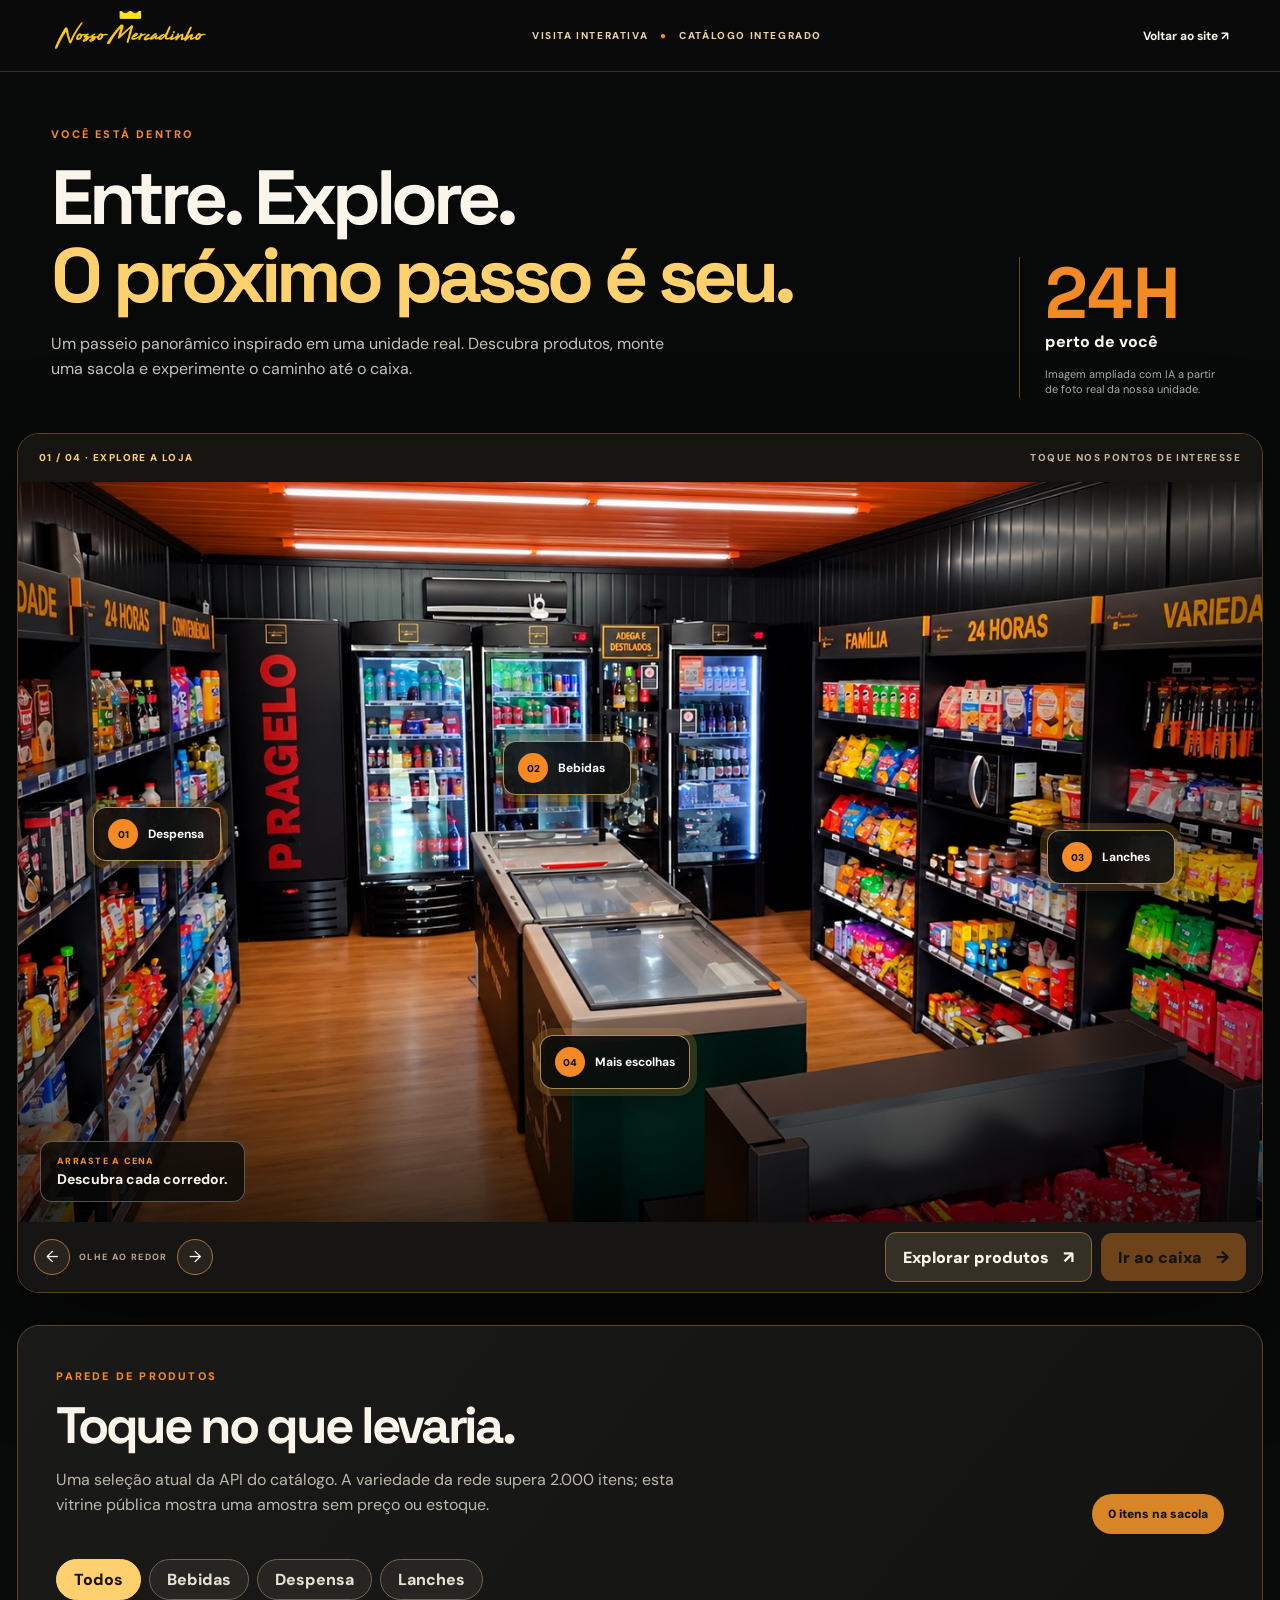
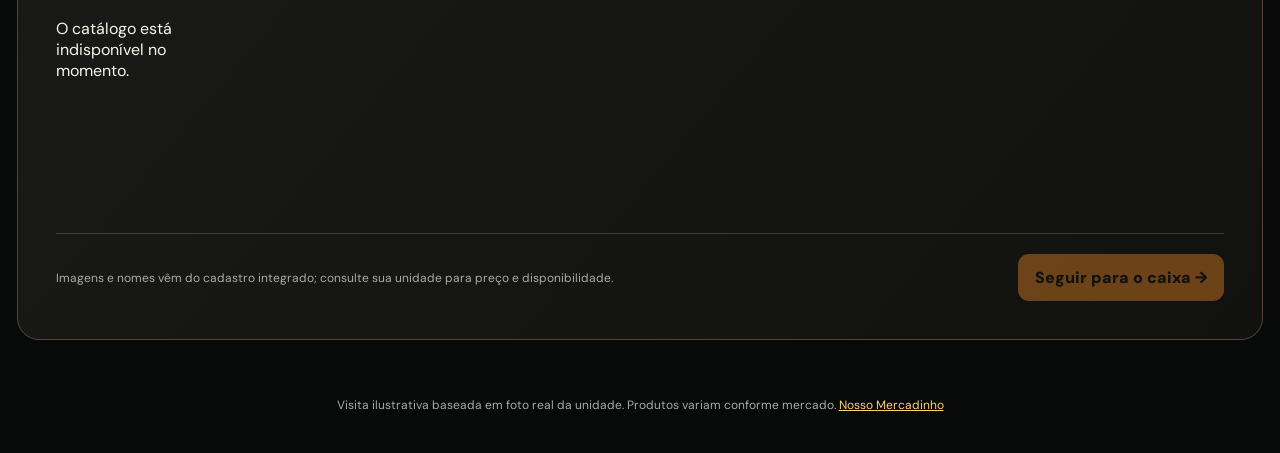
<file: simulador/index.html>
<!doctype html><html lang="pt-BR"><head><meta charset="utf-8"><meta name="viewport" content="width=device-width,initial-scale=1"><meta name="theme-color" content="#101010"><meta name="description" content="Explore o Nosso Mercadinho em uma visita panorâmica e experimente uma compra demonstrativa."><title>Visita interativa | Nosso Mercadinho</title><link rel="icon" href="favicon.png"><link rel="preconnect" href="https://adm-olypres.web.app"><link rel="stylesheet" href="visit-v5.css"><script src="visit-v5.js" defer></script></head><body><a class="skip" href="#experience">Pular para a experiência</a><header class="top"><a class="logo" href="../" aria-label="Voltar ao site"><img src="logo-novo.png" alt="Nosso Mercadinho"></a><span class="top-label">VISITA INTERATIVA <b>●</b> CATÁLOGO INTEGRADO</span><a class="top-back" href="../">Voltar ao site ↗</a></header><main id="experience"><section class="intro"><div><span class="eyebrow">VOCÊ ESTÁ DENTRO</span><h1>Entre. Explore.<br><em>O próximo passo é seu.</em></h1><p>Um passeio panorâmico inspirado em uma unidade real. Descubra produtos, monte uma sacola e experimente o caminho até o caixa.</p></div><div class="intro-side"><strong>24H</strong><span>perto de você</span><small>Imagem ampliada com IA a partir de foto real da nossa unidade.</small></div></section><section class="stage" aria-label="Mercadinho panorâmico"><div class="stage-bar"><span id="stage-name">01 / 04 · EXPLORE A LOJA</span><span id="stage-hint">TOQUE NOS PONTOS DE INTERESSE</span></div><div class="panorama" id="panorama"><div class="panorama-photo" id="panorama-photo"></div><div class="shade"></div><button class="hotspot hs-left" data-zone="despensa"><span>01</span><strong>Despensa</strong></button><button class="hotspot hs-back" data-zone="bebidas"><span>02</span><strong>Bebidas</strong></button><button class="hotspot hs-right" data-zone="lanches"><span>03</span><strong>Lanches</strong></button><button class="hotspot hs-freezer" data-zone="todos"><span>04</span><strong>Mais escolhas</strong></button><div class="scene-guide" id="scene-guide"><span>ARRASTE A CENA</span><strong>Descubra cada corredor.</strong></div><div class="checkout-scene" id="checkout-scene" hidden><div class="counter-top"><span>CAIXA DEMONSTRATIVO</span><span id="checkout-led">● PRONTO PARA LER</span></div><div class="terminal"><div class="terminal-head">NOSSO MERCADINHO <small>SIMULAÇÃO</small></div><div class="terminal-display"><span id="terminal-caption">Passe o primeiro produto</span><strong id="terminal-main">00 / 00</strong><small id="terminal-sub">Seu pagamento não será processado</small></div><div class="scanner-line" id="scanner-line"></div><div class="terminal-foot"><span>LEITOR</span><span>PEGUE · PASSE · PAGUE</span></div></div><div class="bag" id="bag"><span class="bag-handle"></span><strong>NM</strong><small>SACOLA</small></div></div><div class="exit-scene" id="exit-scene" hidden><img src="shopper-cutout.png" alt="Pessoa ilustrativa sorrindo com as compras"><div><span>VISITA CONCLUÍDA</span><h2>É bom ter tudo<br>tão perto.</h2><p>O meu, o seu, o Nosso Mercadinho.</p></div></div></div><div class="scene-controls"><div class="walk-controls"><button id="walk-left" aria-label="Olhar para a esquerda">←</button><span>OLHE AO REDOR</span><button id="walk-right" aria-label="Olhar para a direita">→</button></div><div class="stage-nav"><button id="open-products">Explorar produtos <span>↗</span></button><button id="view-checkout">Ir ao caixa <span>→</span></button></div></div></section><section class="product-zone" id="product-zone"><div class="zone-heading"><div><span class="eyebrow">PAREDE DE PRODUTOS</span><h2>Toque no que levaria.</h2><p>Uma seleção atual da API do catálogo. A variedade da rede supera 2.000 itens; esta vitrine pública mostra uma amostra sem preço ou estoque.</p></div><div class="bag-count" id="bag-count">0 itens na sacola</div></div><div class="filter-row" aria-label="Filtros de produtos"><button data-filter="todos" class="active">Todos</button><button data-filter="bebidas">Bebidas</button><button data-filter="despensa">Despensa</button><button data-filter="lanches">Lanches</button></div><div class="product-wall" id="product-wall" aria-live="polite"><p>Carregando produtos...</p></div><div class="zone-bottom"><span>Imagens e nomes vêm do cadastro integrado; consulte sua unidade para preço e disponibilidade.</span><button id="checkout-button">Seguir para o caixa →</button></div></section><section class="checkout-panel" id="checkout-panel" hidden><div class="panel-title"><span class="eyebrow">NO CAIXA</span><h2>Passe cada produto pelo leitor.</h2><p>Toque em um item para simular a leitura. O terminal mostrado aqui é uma representação, não a interface oficial do equipamento da VM.</p></div><div id="scan-list" class="scan-list"></div><div class="pay-controls"><strong id="scan-progress">0 de 0 lidos</strong><button id="pay-button" disabled>Simular pagamento →</button></div></section><section class="pay-panel" id="pay-panel" hidden><span class="eyebrow">PAGAMENTO DEMONSTRATIVO</span><h2>Como você pagaria?</h2><p>Escolha apenas para continuar a experiência. Nenhuma cobrança, pedido ou reserva será criada.</p><div class="pay-options"><button data-pay="Pix">Pix</button><button data-pay="Cartão">Cartão</button></div></section><section class="finish-panel" id="finish-panel" hidden><span class="eyebrow">ATÉ A PRÓXIMA VISITA</span><h2>A compra termina. A conveniência continua.</h2><p>Você levou <strong id="finish-count">0</strong> itens nesta demonstração. Nenhum pagamento foi realizado.</p><button id="restart">Voltar ao começo ↻</button><a href="../#condominio">Quero no meu condomínio ↗</a></section><footer>Visita ilustrativa baseada em foto real da unidade. Produtos variam conforme mercado. <a href="../">Nosso Mercadinho</a></footer></main></body></html>
</file>
<file: simulador/visit-v5.css>
@import url('https://fonts.googleapis.com/css2?family=DM+Sans:wght@400;500;600;700;800&family=Space+Grotesk:wght@400;600;700&display=swap');
:root{--ink:#080909;--panel:#171717;--orange:#f48a26;--gold:#ffd16e;--white:#f9f5eb}*{box-sizing:border-box}html{scroll-behavior:smooth}body{margin:0;background:var(--ink);color:var(--white);font-family:'DM Sans',sans-serif}button{font:inherit;cursor:pointer}button:focus-visible,a:focus-visible{outline:3px solid var(--gold);outline-offset:4px}button:disabled{opacity:.4;cursor:not-allowed}a{color:inherit}.skip{position:absolute;left:-9999px}.skip:focus{left:20px;top:10px;z-index:20}.top{height:72px;padding:10px clamp(18px,4vw,64px);display:flex;align-items:center;justify-content:space-between;border-bottom:1px solid #ffffff27;background:#0b0b0bf7}.logo img{display:block;width:160px;height:50px;object-fit:cover;object-position:center 62%;mix-blend-mode:screen}.top-label{font-size:10px;font-weight:800;letter-spacing:.16em;color:#e9d3a6}.top-label b{color:var(--orange);margin:0 8px}.top-back{text-decoration:none;font-size:12px;font-weight:700}.intro{max-width:1540px;margin:auto;padding:50px clamp(22px,4vw,64px) 35px;display:flex;align-items:end;justify-content:space-between;gap:30px}.eyebrow{color:var(--orange);font-size:11px;font-weight:800;letter-spacing:.2em}.intro h1,.zone-heading h2,.panel-title h2,.pay-panel h2,.finish-panel h2{font-family:'Space Grotesk',sans-serif;letter-spacing:-.065em;line-height:1.02;margin:15px 0}.intro h1{font-size:clamp(48px,6vw,100px)}.intro h1 em{font-style:normal;color:var(--gold)}.intro p{max-width:620px;color:#c4c2ba;line-height:1.6;font-size:16px}.intro-side{min-width:210px;display:flex;flex-direction:column;align-items:flex-start;gap:2px;border-left:1px solid #d59a4970;padding-left:25px}.intro-side strong{font-family:'Space Grotesk';font-size:72px;line-height:1;color:var(--orange)}.intro-side span{font-weight:800}.intro-side small{font-size:11px;color:#aaaba6;max-width:180px;margin-top:13px;line-height:1.4}.stage{width:min(100% - 34px,1500px);margin:auto;border:1px solid #db973f67;border-radius:22px;overflow:hidden;box-shadow:0 40px 100px #0008}.stage-bar{height:48px;background:#171511;display:flex;align-items:center;justify-content:space-between;padding:0 21px;font-size:10px;font-weight:800;letter-spacing:.14em;color:var(--gold)}.stage-bar span:last-child{color:#c3b39c}.panorama{height:min(69vw,740px);min-height:470px;max-height:740px;position:relative;overflow:hidden;touch-action:pan-y;background:#111}.panorama-photo{position:absolute;inset:-1%;background:url('../hero-interior.jpg') 50% center/cover no-repeat;transform:scale(1.09) translateX(0);transition:transform .8s cubic-bezier(.22,1,.36,1),filter .6s;filter:saturate(1.02)}.shade{position:absolute;inset:0;background:linear-gradient(0deg,#000b,transparent 32%),linear-gradient(90deg,#0004,transparent 24%,transparent 76%,#0005);pointer-events:none}.hotspot{position:absolute;min-width:128px;text-align:left;display:flex;align-items:center;gap:10px;background:#0b0c0bd9;backdrop-filter:blur(12px);border:1px solid #f1c374b0;border-radius:13px;padding:11px 14px;color:#fff;box-shadow:0 0 0 7px #f1ae4030,0 15px 35px #0008;transition:transform .25s,box-shadow .25s;animation:hotspot-in .7s both}.hotspot:hover{transform:scale(1.08);box-shadow:0 0 0 12px #f1ae4033,0 15px 35px #0008}.hotspot span{display:grid;place-items:center;width:30px;height:30px;border-radius:50%;background:var(--orange);color:#111;font-size:10px;font-weight:900}.hotspot strong{font-size:12px}.hs-left{left:6%;top:44%}.hs-back{left:39%;top:35%;animation-delay:.14s}.hs-right{right:7%;top:47%;animation-delay:.28s}.hs-freezer{left:42%;bottom:18%;animation-delay:.42s}.scene-guide{position:absolute;bottom:20px;left:22px;background:#080a08c9;padding:13px 16px;border:1px solid #ffffff4d;border-radius:12px;display:flex;flex-direction:column;gap:3px}.scene-guide span{color:var(--orange);letter-spacing:.14em;font-size:9px;font-weight:900}.scene-guide strong{font-size:14px}.scene-controls{min-height:68px;background:#161513;display:flex;align-items:center;justify-content:space-between;padding:10px 16px;gap:20px}.walk-controls,.stage-nav{display:flex;align-items:center;gap:9px}.walk-controls span{font-size:9px;letter-spacing:.15em;font-weight:800;color:#b6a587}.walk-controls button{width:36px;height:36px;border-radius:50%;border:1px solid #a97540;background:#28231d;color:#fff}.stage-nav button,.zone-bottom button,.pay-controls button,#restart{border:0;border-radius:11px;background:var(--orange);color:#14110e;padding:13px 17px;font-weight:900}.stage-nav button:first-child{background:#343026;color:var(--white);border:1px solid #86653c}.stage-nav span{font-size:17px;margin-left:10px}.checkout-scene,.exit-scene{position:absolute;inset:0;background:linear-gradient(90deg,#080808f0,#0808089a 50%,#080808d0);display:flex;align-items:center;justify-content:center;gap:7vw;animation:fade-scene .5s}.checkout-scene[hidden],.exit-scene[hidden]{display:none}.counter-top{position:absolute;top:30px;left:30px;right:30px;display:flex;justify-content:space-between;font-size:11px;font-weight:900;letter-spacing:.14em;color:#ffdd93}.counter-top span:last-child{color:#4cff91}.terminal{width:min(47%,460px);height:min(70%,490px);border-radius:22px;background:linear-gradient(140deg,#272727,#080808);border:8px solid #262626;box-shadow:0 20px 70px #000,0 0 0 2px #b0824b;transform:perspective(1100px) rotateY(-8deg);position:relative;padding:18px;display:flex;flex-direction:column}.terminal-head{display:flex;justify-content:space-between;font-size:11px;letter-spacing:.13em;font-weight:900;color:var(--gold)}.terminal-head small{color:#a5a5a5}.terminal-display{flex:1;min-height:0;margin:22px 0 12px;border-radius:10px;background:radial-gradient(circle at 80% 20%,#375b4555,transparent 50%),#0c1b18;border:1px solid #40684d;display:flex;align-items:center;justify-content:center;flex-direction:column;gap:10px;padding:10px;text-align:center}.terminal-display span{font-size:clamp(12px,1.6vw,18px)}.terminal-display strong{font-family:'Space Grotesk';font-size:clamp(32px,5vw,72px);color:#cfffbe}.terminal-display small{font-size:10px;color:#a5bca9}.scanner-line{height:9px;border-radius:5px;background:#ffb24c;box-shadow:0 0 25px #ffa334;opacity:.6}.scanner-line.flash{animation:scanner .7s}.terminal-foot{display:flex;justify-content:space-between;margin-top:13px;font-size:9px;letter-spacing:.1em;color:#b4a991}.bag{width:clamp(130px,20vw,300px);height:clamp(160px,29vw,350px);background:linear-gradient(135deg,#ecaf48,#b56e22);clip-path:polygon(8% 15%,92% 15%,100% 100%,0 100%);position:relative;display:flex;align-items:center;justify-content:center;flex-direction:column;filter:drop-shadow(12px 17px 15px #000c)}.bag-handle{position:absolute;top:2%;width:32%;height:30%;border:10px solid #e1aa50;border-radius:50%;z-index:-1}.bag strong{font:900 5vw 'Space Grotesk';color:#231a0c}.bag small{letter-spacing:.2em;color:#231a0c;font-weight:800}.exit-scene img{height:94%;max-width:43%;object-fit:contain;object-position:bottom;align-self:end;filter:drop-shadow(10px 15px 18px #0009);animation:person-arrive .8s}.exit-scene div{max-width:480px}.exit-scene span{font-size:11px;font-weight:900;letter-spacing:.18em;color:var(--orange)}.exit-scene h2{font:700 clamp(42px,5vw,78px)/1 'Space Grotesk';letter-spacing:-.07em}.exit-scene p{font-size:17px;color:#e7d7b6}.product-zone,.checkout-panel,.pay-panel,.finish-panel{width:min(100% - 34px,1500px);margin:32px auto;padding:clamp(20px,3vw,42px);background:linear-gradient(130deg,#1a1a18,#11120f);border:1px solid #564532;border-radius:22px}.zone-heading{display:flex;justify-content:space-between;align-items:end;gap:20px}.zone-heading h2,.panel-title h2,.pay-panel h2,.finish-panel h2{font-size:clamp(36px,4vw,64px)}.zone-heading p,.panel-title p,.pay-panel p,.finish-panel p{max-width:660px;color:#bcb8ad;line-height:1.55}.bag-count{white-space:nowrap;background:#d88527;color:#15110d;border-radius:100px;padding:12px 16px;font-size:12px;font-weight:900}.filter-row{display:flex;gap:8px;overflow-x:auto;margin:25px 0 18px}.filter-row button{border:1px solid #73644e;background:#262522;color:#e5dfd4;border-radius:100px;padding:9px 17px;font-weight:800;white-space:nowrap}.filter-row button.active{background:var(--gold);color:#17120c;border-color:var(--gold)}.product-wall{display:grid;grid-template-columns:repeat(6,minmax(0,1fr));gap:12px;min-height:190px}.product{min-height:260px;background:linear-gradient(#ece6d7,#e7dfca);color:#1b1a16;border:2px solid transparent;border-radius:15px;padding:10px;display:flex;flex-direction:column;align-items:stretch;text-align:left;transition:transform .25s,box-shadow .25s}.product:hover{transform:translateY(-7px) rotate(-1deg);box-shadow:0 20px 25px #0006}.product.selected{border-color:var(--orange);box-shadow:0 0 0 4px #f48a2644}.product img{width:100%;height:158px;object-fit:contain;mix-blend-mode:multiply;filter:drop-shadow(0 8px 7px #0004)}.product strong{font-size:12px;line-height:1.3;flex:1;margin-top:8px}.product small{font-size:10px;font-weight:800;color:#915714;margin-top:8px}.zone-bottom{display:flex;justify-content:space-between;align-items:center;gap:20px;border-top:1px solid #ffffff2b;margin-top:25px;padding-top:20px}.zone-bottom span{font-size:12px;color:#aaa}.checkout-panel[hidden],.pay-panel[hidden],.finish-panel[hidden]{display:none}.scan-list{display:grid;grid-template-columns:repeat(3,1fr);gap:12px}.scan-item{display:flex;align-items:center;gap:13px;padding:10px;border:1px solid #6b5f4d;border-radius:13px;background:#e7dfd0;color:#191612;text-align:left;min-height:86px}.scan-item img{width:60px;height:65px;object-fit:contain;mix-blend-mode:multiply}.scan-item span{flex:1;font-size:13px;font-weight:800}.scan-item b{font-size:20px;color:#a66719}.scan-item.scanned{background:#fde7b8;border-color:#f7a23e}.pay-controls{display:flex;justify-content:space-between;align-items:center;gap:15px;margin-top:18px}.pay-options{display:flex;gap:12px}.pay-options button{min-width:130px;padding:18px;border:1px solid #ffb55f;border-radius:14px;background:#302921;color:#fff;font-weight:900}.pay-options button:hover{background:#ffad49;color:#19110b}.finish-panel a{display:inline-block;margin-left:16px;font-weight:800}.finish-panel h2{max-width:780px}footer{text-align:center;color:#aaa;font-size:12px;padding:25px 16px 40px}footer a{color:var(--gold)}@keyframes hotspot-in{from{opacity:0;filter:blur(8px);scale:.8}to{opacity:1;filter:blur(0);scale:1}}@keyframes fade-scene{from{opacity:0}to{opacity:1}}@keyframes person-arrive{from{opacity:0;transform:translateX(-70px)}to{opacity:1;transform:translateX(0)}}@keyframes scanner{0%,100%{opacity:.6;box-shadow:0 0 20px #ffa334}50%{opacity:1;box-shadow:0 0 60px #ffa334,0 0 100px #ff7b00}}@media(max-width:1000px){.product-wall{grid-template-columns:repeat(4,1fr)}.scan-list{grid-template-columns:repeat(2,1fr)}}@media(max-width:700px){.top{height:60px;padding:5px 18px}.logo img{width:130px}.top-label{font-size:8px}.top-back,.intro-side{display:none}.intro{padding:30px 20px 22px}.intro h1{font-size:clamp(40px,10vw,65px)}.intro p{font-size:13px}.stage{width:100%;border-radius:0;border-left:0;border-right:0}.stage-bar{height:38px;padding:0 11px;font-size:8px}.stage-bar span:last-child{display:none}.panorama{height:68vh;min-height:430px;max-height:650px}.panorama-photo{background-size:auto 100%;background-position:center}.hotspot{min-width:0;padding:8px;gap:4px;border-radius:9px}.hotspot span{width:24px;height:24px}.hotspot strong{font-size:9px}.hs-left{left:3%;top:45%}.hs-back{left:38%;top:27%}.hs-right{right:2%;top:46%}.hs-freezer{left:35%;bottom:22%}.scene-guide{bottom:13px;left:12px;padding:8px 10px}.scene-guide strong{font-size:11px}.scene-controls{display:block;padding:10px}.walk-controls{justify-content:center;margin-bottom:8px}.stage-nav button{flex:1;font-size:12px;padding:12px 8px}.stage-nav span{margin-left:4px}.product-zone,.checkout-panel,.pay-panel,.finish-panel{width:100%;border-radius:0;margin:20px auto;padding:20px}.zone-heading{display:block}.bag-count{display:inline-block}.product-wall{grid-template-columns:repeat(3,1fr);gap:7px}.product{min-height:180px;padding:6px}.product img{height:95px}.product strong{font-size:9px}.product small{font-size:8px}.zone-bottom{display:block}.zone-bottom button{width:100%;margin-top:12px}.scan-list{grid-template-columns:1fr}.counter-top{top:12px;left:12px;right:12px;font-size:8px}.checkout-scene{gap:1vw}.terminal{width:58%;height:60%;padding:8px;border-width:5px}.terminal-head,.terminal-foot{font-size:6px}.terminal-display{margin:10px 0 7px}.terminal-display strong{font-size:30px}.terminal-display small{font-size:7px}.bag{width:30%;height:40%}.bag strong{font-size:26px}.exit-scene{gap:0}.exit-scene img{max-width:54%;height:80%}.exit-scene div{width:45%}.exit-scene h2{font-size:34px}.exit-scene p{font-size:11px}.exit-scene span{font-size:8px}.pay-controls{align-items:stretch;flex-direction:column}}@media(prefers-reduced-motion:reduce){*,*:before,*:after{scroll-behavior:auto!important;animation-duration:.01ms!important;transition-duration:.01ms!important}}

.hotspot[hidden],.scene-guide[hidden]{display:none!important}

.stage.is-checkout .panorama{height:clamp(380px,45vw,520px);min-height:380px}.stage.is-checkout .walk-controls,.stage.is-checkout #view-checkout{display:none}.stage.is-checkout .scene-controls{justify-content:flex-end}.product-zone[hidden]{display:none!important}@media(max-width:700px){.stage.is-checkout .panorama{height:420px;min-height:420px}.stage.is-checkout .terminal{height:75%}.stage.is-checkout .scene-controls{min-height:52px}}
</file>
